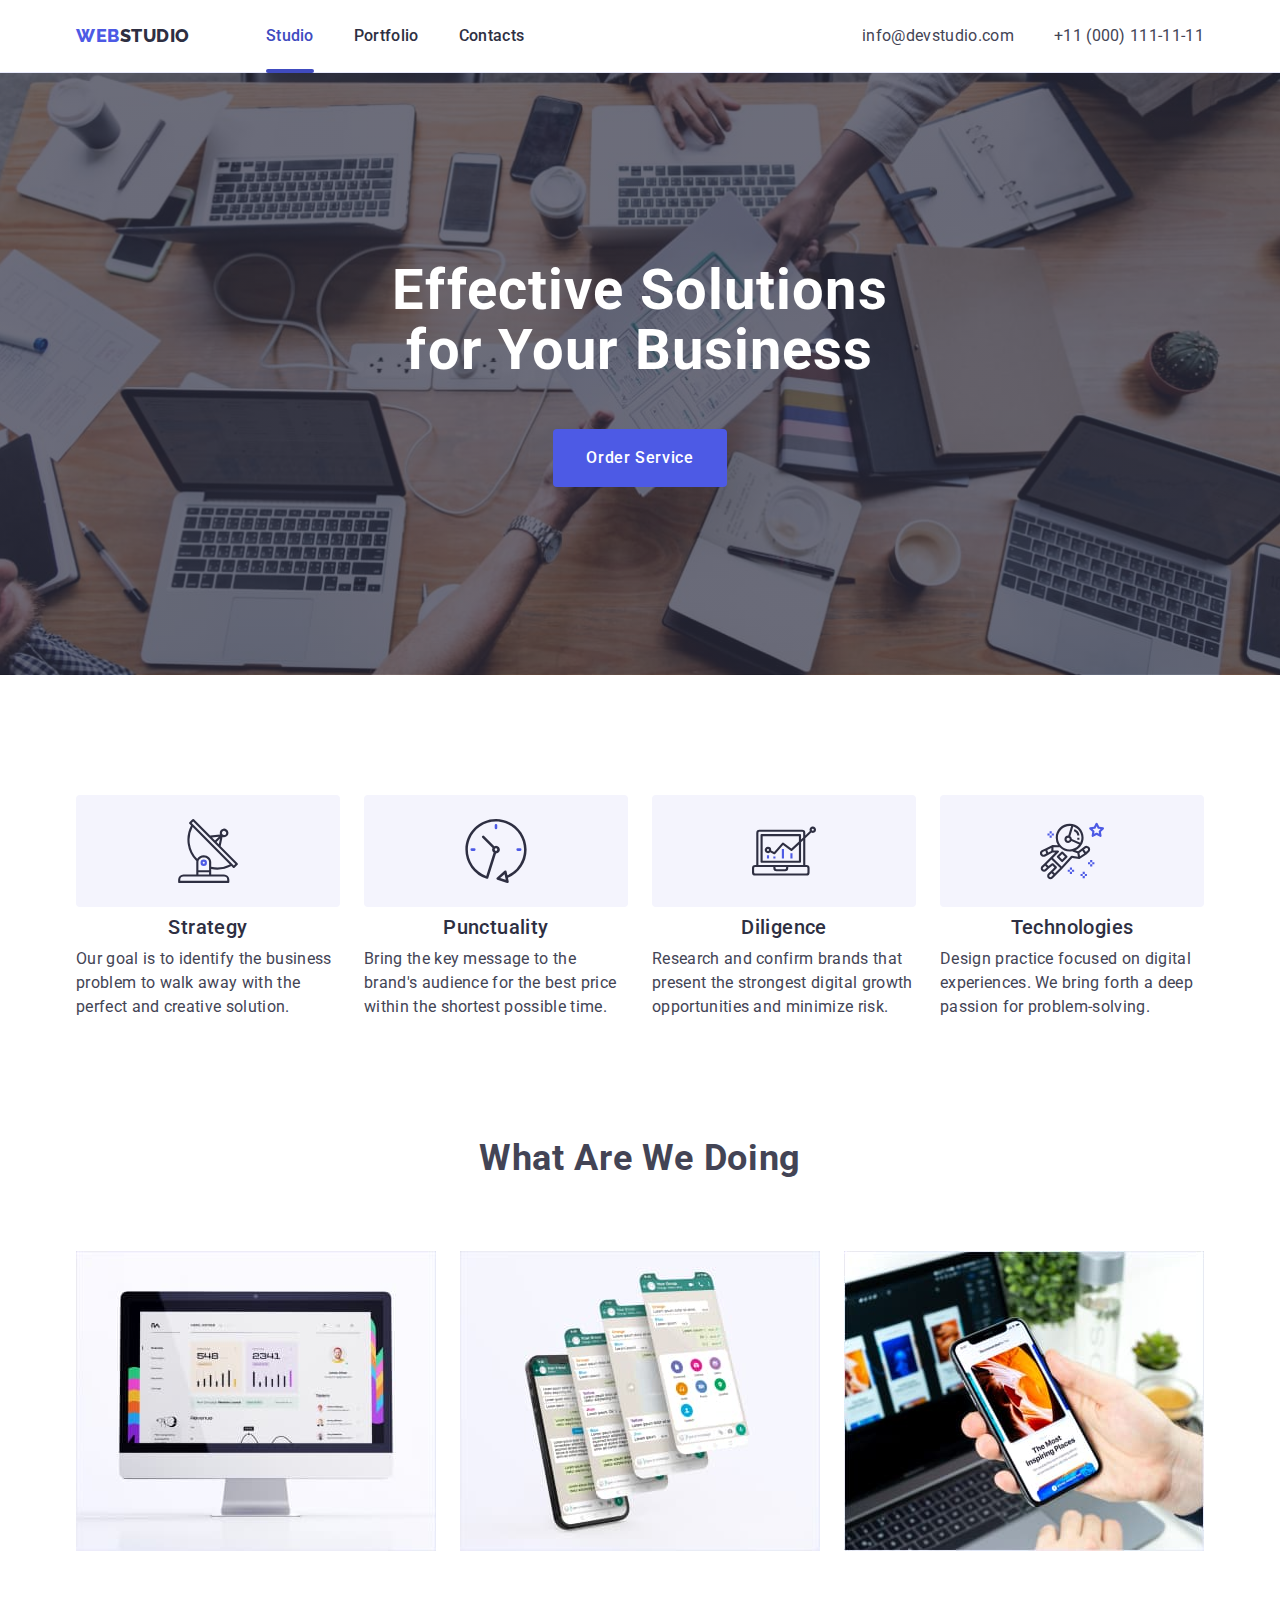
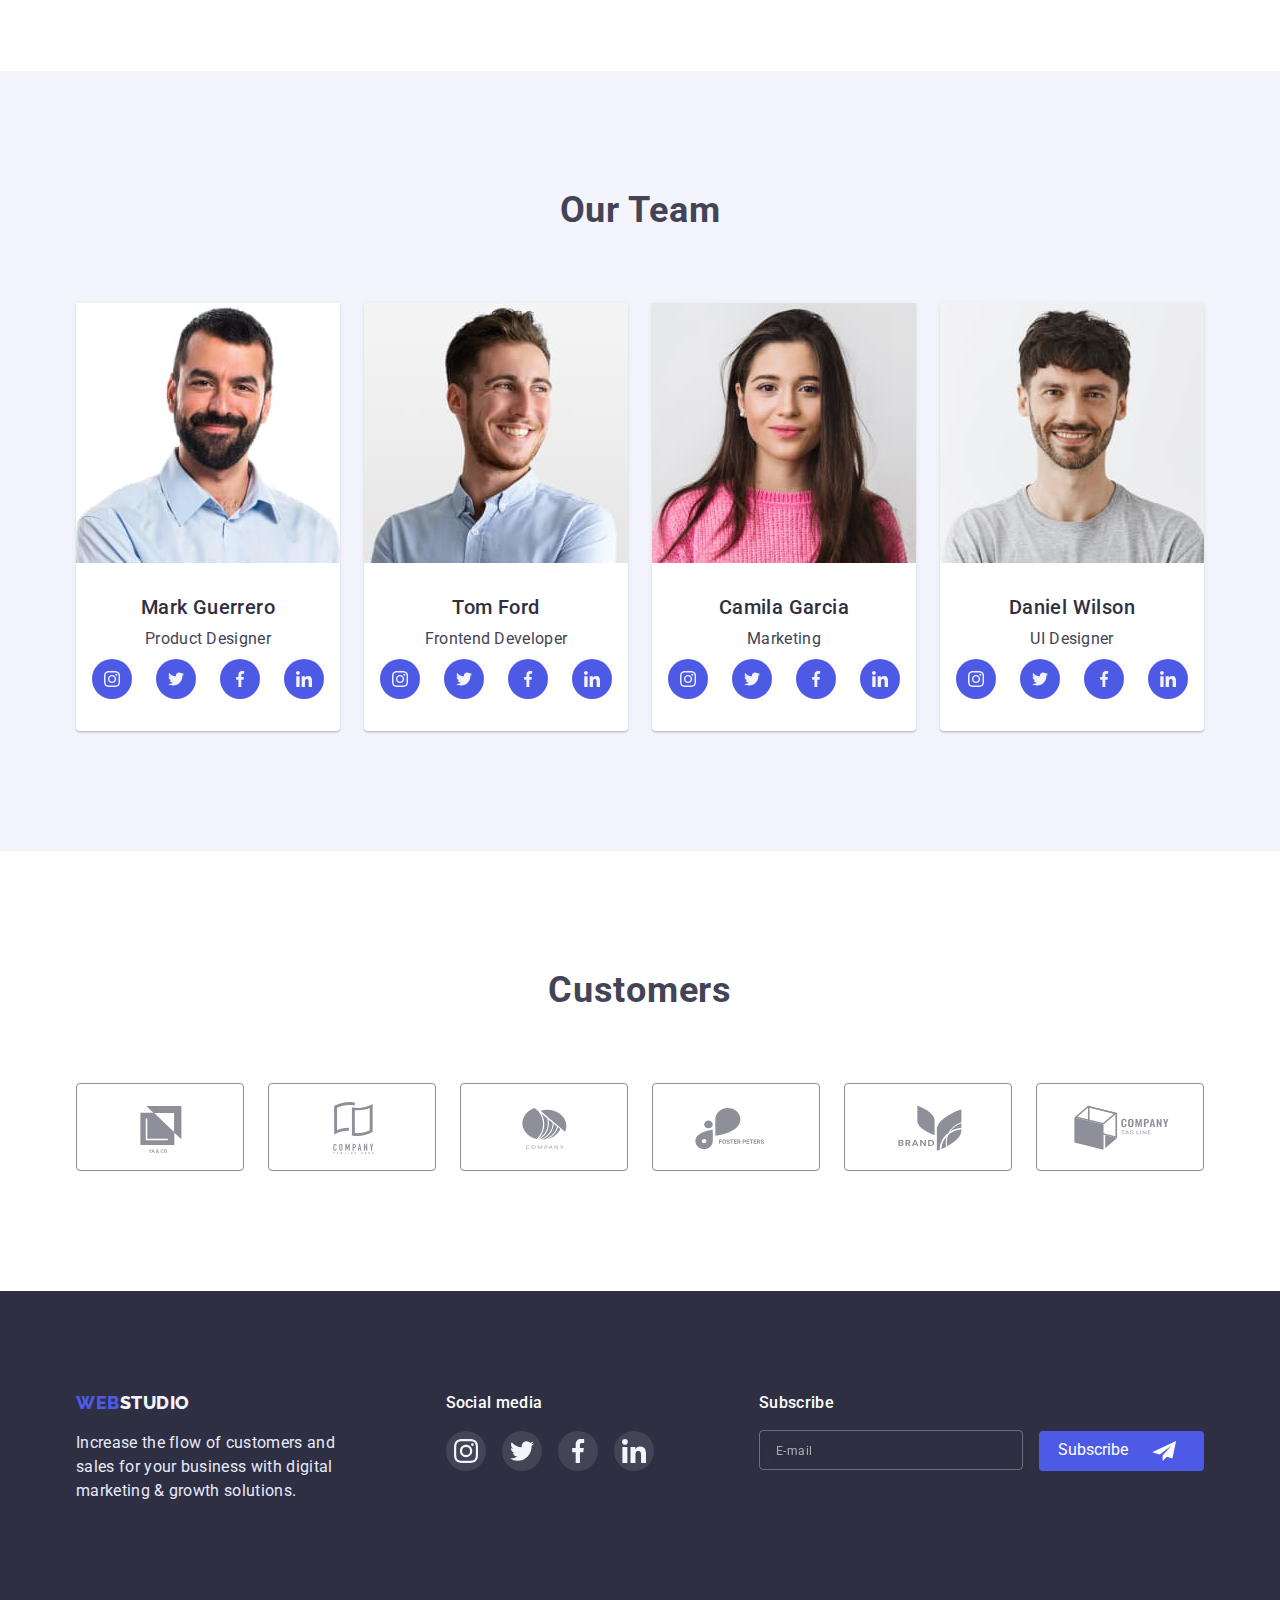
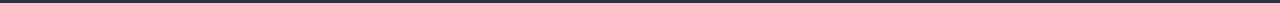
<file: index.html>
<!DOCTYPE html>
<html lang="en">
  <head>
    <meta charset="UTF-8" />
    <meta http-equiv="X-UA-Compatible" content="IE=edge" />
    <meta name="viewport" content="width=device-width, initial-scale=1.0" />
    <title>WebStudio</title>

    <!-- normalize -->
    <link
      rel="stylesheet"
      href="https://cdnjs.cloudflare.com/ajax/libs/modern-normalize/1.0.0/modern-normalize.min.css"
    />

    <!-- font-family -->
    <link rel="preconnect" href="https://fonts.gstatic.com" />
    <link rel="preconnect" href="https://fonts.googleapis.com" />
    <link rel="preconnect" href="https://fonts.gstatic.com" crossorigin />
    <link
      href="https://fonts.googleapis.com/css2?family=Raleway:wght@800&family=Roboto:wght@400;500;700&display=swap"
      rel="stylesheet"
    />

    <!-- portfolio.html -->
    <link rel="stylesheet" href="./portfolio.html" />

    <!-- styles-css -->
    <link rel="stylesheet" href="./css/styles.css" />
  </head>

  <body>
    <!-- Header -->
    <header class="header">
      <div class="container header-container">
        <nav class="header-nav">
          <a href="./index.html" class="logo"
            >WEB<span class="logo-second">STUDIO</span></a
          >

          <ul class="site-nav">
            <li><a href="./index.html" class="link current">Studio</a></li>
            <li><a href="./portfolio.html" class="link">Portfolio</a></li>
            <li><a href="" class="link">Contacts</a></li>
          </ul>
        </nav>
        <address class="header-address">
          <ul class="address-pages">
            <li>
              <a href="mailto:info@devstudio.com" class="mail link"
                >info@devstudio.com</a
              >
            </li>
            <li>
              <a href="tel:+110001111111" class="phone link"
                >+11 (000) 111-11-11</a
              >
            </li>
          </ul>
        </address>

        <!-- MOBILE MENU -->

        <button type="button" class="mobile-menu-open js-open-menu">
          <svg class="mobile-menu-open__icon" width="32" height="32">
            <use href="./images/icons.svg#icon-burger"></use>
          </svg>
        </button>
      </div>

      <div class="mobile-menu js-menu-container">
        <button class="mobile-menu__close-btn js-close-menu">
          <svg class="mobile-menu__close-icon" width="8" height="8">
            <use href="./images/icons.svg#icon-close"></use>
          </svg>
        </button>
        <ul class="mobile-menu-nav">
          <li class="mobile-nav-list">
            <a href="./index.html" class="mobile-menu-link">Studio</a>
          </li>
          <li class="mobile-nav-list">
            <a href="./portfolio.html" class="mobile-menu-link">Portfolio</a>
          </li>
          <li class="mobile-nav-list">
            <a href="#" class="mobile-menu-link contacts">Contacts</a>
          </li>
        </ul>
        <address class="mobile-menu-address">
          <ul class="mobile-menu-address-pages">
            <li class="mobile-address-list">
              <a href="tel:+110001111111" class="phone mobile-menu-link"
                >+11 (000) 111-11-11</a
              >
            </li>
            <li>
              <a href="mailto:info@devstudio.com" class="mail mobile-menu-link"
                >info@devstudio.com</a
              >
            </li>
          </ul>
        </address>

        <ul class="socials-list list mobile">
          <li class="socials-item">
            <a class="socials-link" href="#">
              <svg class="socials-icon" width="24" height="24">
                <use href="./images/icons.svg#icon-instagram"></use>
              </svg>
            </a>
          </li>
          <li class="socials-item">
            <a class="socials-link" href="#">
              <svg class="socials-icon" width="24" height="24">
                <use href="./images/icons.svg#icon-twitter"></use>
              </svg>
            </a>
          </li>
          <li class="socials-item">
            <a class="socials-link" href="#">
              <svg class="socials-icon" width="24" height="24">
                <use href="./images/icons.svg#icon-facebook"></use>
              </svg>
            </a>
          </li>
          <li class="socials-item">
            <a class="socials-link" href="#">
              <svg class="socials-icon" width="24" height="24">
                <use href="./images/icons.svg#icon-linkedin"></use>
              </svg>
            </a>
          </li>
        </ul>
      </div>
    </header>

    <main>
      <!-- Hero section -->
      <section class="section hero">
        <div class="container">
          <h1 class="hero-title">Effective Solutions for Your Business</h1>
          <button class="hero-button" type="button" data-modal-open>
            Order Service
          </button>
        </div>
      </section>
      <!-- секція2 Benefits-->
      <section class="section">
        <div class="container">
          <h2 class="visually-hidden">Our benefits</h2>
          <ul class="benefits-list list">
            <li class="benefits-item">
              <div class="icon-container">
                <svg class="benefit-icons" width="64" height="64">
                  <use href="./images/icons.svg#icon-antenna"></use>
                </svg>
              </div>

              <h3 class="section-subtitle">Strategy</h3>
              <p class="section-text">
                Our goal is to identify the business problem to walk away with
                the perfect and creative solution.
              </p>
            </li>
            <li class="benefits-item">
              <div class="icon-container">
                <svg class="benefit-icons" width="64" height="64">
                  <use href="./images/icons.svg#icon-clock"></use>
                </svg>
              </div>
              <h3 class="section-subtitle">Punctuality</h3>
              <p class="section-text">
                Bring the key message to the brand's audience for the best price
                within the shortest possible time.
              </p>
            </li>
            <li class="benefits-item">
              <div class="icon-container">
                <svg class="benefit-icons" width="64" height="64">
                  <use href="./images/icons.svg#icon-diagram"></use>
                </svg>
              </div>
              <h3 class="section-subtitle">Diligence</h3>
              <p class="section-text">
                Research and confirm brands that present the strongest digital
                growth opportunities and minimize risk.
              </p>
            </li>
            <li class="benefits-item">
              <div class="icon-container">
                <svg class="benefit-icons" width="64" height="64">
                  <use href="./images/icons.svg#icon-astronaut"></use>
                </svg>
              </div>
              <h3 class="section-subtitle">Technologies</h3>
              <p class="section-text">
                Design practice focused on digital experiences. We bring forth a
                deep passion for problem-solving.
              </p>
            </li>
          </ul>
        </div>
      </section>
      <!-- секція3 ABOUT SECTION -->
      <section class="section about">
        <div class="container">
          <h2 class="section-title">What are we doing</h2>
          <ul class="list services">
            <li>
              <img
                srcset="
                  ./images/desktop/desktop-1x.jpg 1x,
                  ./images/desktop/desktop@2x.jpg 2x
                "
                src="./images/desktop/desktop-1x.jpg"
                alt="img"
                width="360"
                height="300"
              />
            </li>
            <li>
              <img
                srcset="
                  ./images/desktop/smartphone@2x.jpg 2x,
                  ./images/desktop/smartphone-1x.jpg 1x
                "
                src="./images/desktop/smartphone-1x.jpg"
                alt="img"
                width="360"
                height="300"
              />
            </li>
            <li>
              <img
                srcset="
                  ./images/desktop/laptop-1x.jpg 1x,
                  ./images/desktop/laptop@2x.jpg 2x
                "
                src="./images/desktop/laptop-1x.jpg"
                alt="img"
                width="360"
                height="300"
              />
            </li>
          </ul>
        </div>
      </section>

      <!----------- секція 4 OUR TEAM ------------->

      <section class="section team">
        <div class="container">
          <h2 class="section-title">Our Team</h2>
          <ul class="list team-faces">
            <li class="team-list">
              <img
                srcset="./images/mark-1x.jpg 1x, ./images/mark@2x.jpg 2x"
                class="image"
                src="./images/mark-1x.jpg"
                alt="Mark Guerrero"
                width="264"
                height="260"
              />

              <h3 class="section-subtitle team-subtitle">Mark Guerrero</h3>
              <p class="section-text team-text">Product Designer</p>
              <ul class="socials-list list team">
                <li class="socials-item">
                  <a class="socials-link" href="#">
                    <svg class="socials-icon" width="16" height="16">
                      <use href="./images/icons.svg#icon-instagram"></use>
                    </svg>
                  </a>
                </li>
                <li class="socials-item">
                  <a class="socials-link" href="#">
                    <svg class="socials-icon" width="16" height="16">
                      <use href="./images/icons.svg#icon-twitter"></use>
                    </svg>
                  </a>
                </li>
                <li class="socials-item">
                  <a class="socials-link" href="#">
                    <svg class="socials-icon" width="16" height="16">
                      <use href="./images/icons.svg#icon-facebook"></use>
                    </svg>
                  </a>
                </li>
                <li class="socials-item">
                  <a class="socials-link" href="#">
                    <svg class="socials-icon" width="16" height="16">
                      <use href="./images/icons.svg#icon-linkedin"></use>
                    </svg>
                  </a>
                </li>
              </ul>
            </li>

            <li class="team-list">
              <img
                srcset="./images/tom-1x.jpg 1x, ./images/tom@2x.jpg 2x"
                class="image"
                src="./images/tom-1x.jpg"
                alt="Tom Ford"
                width="264"
                height="260"
              />

              <h3 class="section-subtitle team-subtitle">Tom Ford</h3>
              <p class="section-text team-text">Frontend Developer</p>
              <ul class="socials-list list">
                <li class="socials-item">
                  <a class="socials-link" href="#">
                    <svg class="socials-icon" width="16" height="16">
                      <use href="./images/icons.svg#icon-instagram"></use>
                    </svg>
                  </a>
                </li>
                <li class="socials-item">
                  <a class="socials-link" href="#">
                    <svg class="socials-icon" width="16" height="16">
                      <use href="./images/icons.svg#icon-twitter"></use>
                    </svg>
                  </a>
                </li>
                <li class="socials-item">
                  <a class="socials-link" href="#">
                    <svg class="socials-icon" width="16" height="16">
                      <use href="./images/icons.svg#icon-facebook"></use>
                    </svg>
                  </a>
                </li>
                <li class="socials-item">
                  <a class="socials-link" href="#">
                    <svg class="socials-icon" width="16" height="16">
                      <use href="./images/icons.svg#icon-linkedin"></use>
                    </svg>
                  </a>
                </li>
              </ul>
            </li>

            <li class="team-list">
              <img
                srcset="./images/camila-1x.jpg 1x, ./images/camila@2x.jpg 2x"
                class="image"
                src="./images/camila-1x.jpg"
                alt="Camila Garcia"
                width="264"
                height="260"
              />

              <h3 class="section-subtitle team-subtitle">Camila Garcia</h3>
              <p class="section-text team-text">Marketing</p>
              <ul class="socials-list list">
                <li class="socials-item">
                  <a class="socials-link" href="#">
                    <svg class="socials-icon" width="16" height="16">
                      <use href="./images/icons.svg#icon-instagram"></use>
                    </svg>
                  </a>
                </li>
                <li class="socials-item">
                  <a class="socials-link" href="#">
                    <svg class="socials-icon" width="16" height="16">
                      <use href="./images/icons.svg#icon-twitter"></use>
                    </svg>
                  </a>
                </li>
                <li class="socials-item">
                  <a class="socials-link" href="#">
                    <svg class="socials-icon" width="16" height="16">
                      <use href="./images/icons.svg#icon-facebook"></use>
                    </svg>
                  </a>
                </li>
                <li class="socials-item">
                  <a class="socials-link" href="#">
                    <svg class="socials-icon" width="16" height="16">
                      <use href="./images/icons.svg#icon-linkedin"></use>
                    </svg>
                  </a>
                </li>
              </ul>
            </li>

            <li class="team-list">
              <img
                srcset="./images/daniel-1x.jpg 1x, ./images/daniel@2x.jpg 2x"
                class="image"
                src="./images/daniel-1x.jpg"
                alt="Daniel Wilson"
                width="264"
                height="260"
              />

              <h3 class="section-subtitle team-subtitle">Daniel Wilson</h3>
              <p class="section-text team-text">UI Designer</p>
              <ul class="socials-list list">
                <li class="socials-item">
                  <a class="socials-link" href="#">
                    <svg class="socials-icon" width="16" height="16">
                      <use href="./images/icons.svg#icon-instagram"></use>
                    </svg>
                  </a>
                </li>

                <li class="socials-item">
                  <a class="socials-link" href="#">
                    <svg class="socials-icon" width="16" height="16">
                      <use href="./images/icons.svg#icon-twitter"></use>
                    </svg>
                  </a>
                </li>

                <li class="socials-item">
                  <a class="socials-link" href="#">
                    <svg class="socials-icon" width="16" height="16">
                      <use href="./images/icons.svg#icon-facebook"></use>
                    </svg>
                  </a>
                </li>

                <li class="socials-item">
                  <a class="socials-link" href="#">
                    <svg class="socials-icon" width="16" height="16">
                      <use href="./images/icons.svg#icon-linkedin"></use>
                    </svg>
                  </a>
                </li>
              </ul>
            </li>
          </ul>
        </div>
      </section>

      <!-- section Customers -->
      <section class="customers-section">
        <div class="container">
          <h2 class="section-title">Customers</h2>

          <ul class="customers-list list">
            <li class="customers-item">
              <a class="customers-link" href="#">
                <svg class="customers-icon" width="104" height="56">
                  <use href="./images/icons.svg#icon-ya-and-co"></use>
                </svg>
              </a>
            </li>

            <li class="customers-item">
              <a class="customers-link" href="#">
                <svg class="customers-icon" width="104" height="56">
                  <use
                    href="./images/icons.svg#icon-company-tagline-here"
                  ></use>
                </svg>
              </a>
            </li>

            <li class="customers-item">
              <a class="customers-link" href="#">
                <svg class="customers-icon" width="104" height="56">
                  <use href="./images/icons.svg#icon-company"></use>
                </svg>
              </a>
            </li>

            <li class="customers-item">
              <a class="customers-link" href="#">
                <svg class="customers-icon" width="104" height="56">
                  <use href="./images/icons.svg#icon-foster-peters"></use>
                </svg>
              </a>
            </li>

            <li class="customers-item">
              <a class="customers-link" href="#">
                <svg class="customers-icon" width="104" height="56">
                  <use href="./images/icons.svg#icon-brand"></use>
                </svg>
              </a>
            </li>

            <li class="customers-item">
              <a class="customers-link" href="#">
                <svg class="customers-icon" width="104" height="56">
                  <use href="./images/icons.svg#icon-company-tagline"></use>
                </svg>
              </a>
            </li>
          </ul>
        </div>
      </section>
    </main>

    <footer class="footer">
      <div class="container footer-page">
        <div class="footer-logo">
          <a href="./index.html" class="logo footer-logo"
            >WEB<span class="logo-second inverted">STUDIO</span>
          </a>
          <p class="footer-text">
            Increase the flow of customers and sales for your business with
            digital marketing & growth solutions.
          </p>
        </div>

        <div class="footer-media">
          <h2 class="footer-title">Social media</h2>

          <ul class="footer-social-list list">
            <li class="footer-socials-item">
              <a class="footer-socials-link" href="#">
                <svg class="footer-socials-icon" width="24" height="24">
                  <use href="./images/icons.svg#icon-instagram-f"></use>
                </svg>
              </a>
            </li>

            <li class="footer-socials-item">
              <a class="footer-socials-link" href="#">
                <svg class="footer-socials-icon" width="24" height="24">
                  <use href="./images/icons.svg#icon-twitter-f"></use>
                </svg>
              </a>
            </li>
            <li class="footer-socials-item">
              <a class="footer-socials-link" href="#">
                <svg class="footer-socials-icon" width="24" height="24">
                  <use href="./images/icons.svg#icon-facebook-f"></use>
                </svg>
              </a>
            </li>
            <li class="footer-socials-item">
              <a class="footer-socials-link" href="#">
                <svg class="footer-socials-icon" width="24" height="24">
                  <use href="./images/icons.svg#icon-linkedin-f"></use>
                </svg>
              </a>
            </li>
          </ul>
        </div>

        <div class="subscribe-container">
          <p class="footer-title">Subscribe</p>
          <form class="subscribe-form">
            <input
              type="email"
              name="email"
              class="subscribe-input"
              placeholder="E-mail"
              id="email"
            />
            <span class="subscribe-wrap">
              <button class="subscribe-btn" type="submit">
                Subscribe
                <svg class="subscribe-icon" width="24" height="20">
                  <use href=".//images/icons.svg#icon-send"></use>
                </svg>
              </button>
            </span>
          </form>
        </div>
      </div>
    </footer>

    <!--------------- Modal------------------------ -->
    <div class="backdrop is-hidden" data-modal>
      <div class="modal">
        <button class="modal-close" type="button" data-modal-close>
          <svg class="icon-close" width="8" height="8">
            <use href="./images/icons.svg#icon-close"></use>
          </svg>
        </button>

        <form class="modal-form">
          <p class="form-title">
            Leave your contacts and we will call you back
          </p>

          <label class="modal-form-field">
            <span class="modal-form-input-descr"> Name </span>

            <span class="modal-form-input-wrapper">
              <input
                type="text"
                name="user-name"
                class="modal-form-input"
                required
                pattern="^[a-zA-Zа-яА-ЯіІїЇ]+$"
                minlength="2"
              />
              <svg class="modal-form-input-icon" width="18" height="18">
                <use href="./images/icons.svg#icon-person"></use>
              </svg>
            </span>
          </label>

          <label class="modal-form-field">
            <span class="modal-form-input-descr"> Phone </span>
            <span class="modal-form-input-wrapper">
              <input
                type="tel"
                name="user-phone"
                class="modal-form-input"
                required
                pattern="[0-9]{3}-[0-9]{3}-[0-9]{2}-[0-9]{2}"
                title="xxx-xxx-xx-xx"
              />
              <svg class="modal-form-input-icon" width="18" height="24">
                <use href="./images/icons.svg#icon-phone"></use>
              </svg>
            </span>
          </label>

          <label class="modal-form-field">
            <span class="modal-form-input-descr">Email </span>
            <span class="modal-form-input-wrapper">
              <input
                type="email"
                name="user-mail"
                class="modal-form-input"
                required
              />
              <svg class="modal-form-input-icon" width="18" height="24">
                <use href="./images/icons.svg#icon-email"></use>
              </svg>
            </span>
          </label>

          <label class="modal-form-field text-field">
            <span class="modal-form-input-descr"> Comment </span>
            <textarea
              name="user-comment"
              class="modal-form-comment"
              placeholder="Text input"
            ></textarea>
          </label>

          <input
            id="user-policy"
            type="checkbox"
            name="user-policy-agree"
            class="modal-form-checkbox visually-hidden"
          />

          <label for="user-policy" class="modal-form-check-descr">
            I accept the terms and conditions of the &nbsp;<a
              href=""
              class="policy-link"
            >
              Privacy Policy
            </a></label
          >

          <button type="submit" class="modal-btn-submit">Send</button>
        </form>
      </div>
    </div>

    <script src="./js/modal.js"></script>
    <script src="./js/mobile-menu.js"></script>
  </body>
</html>
</file>
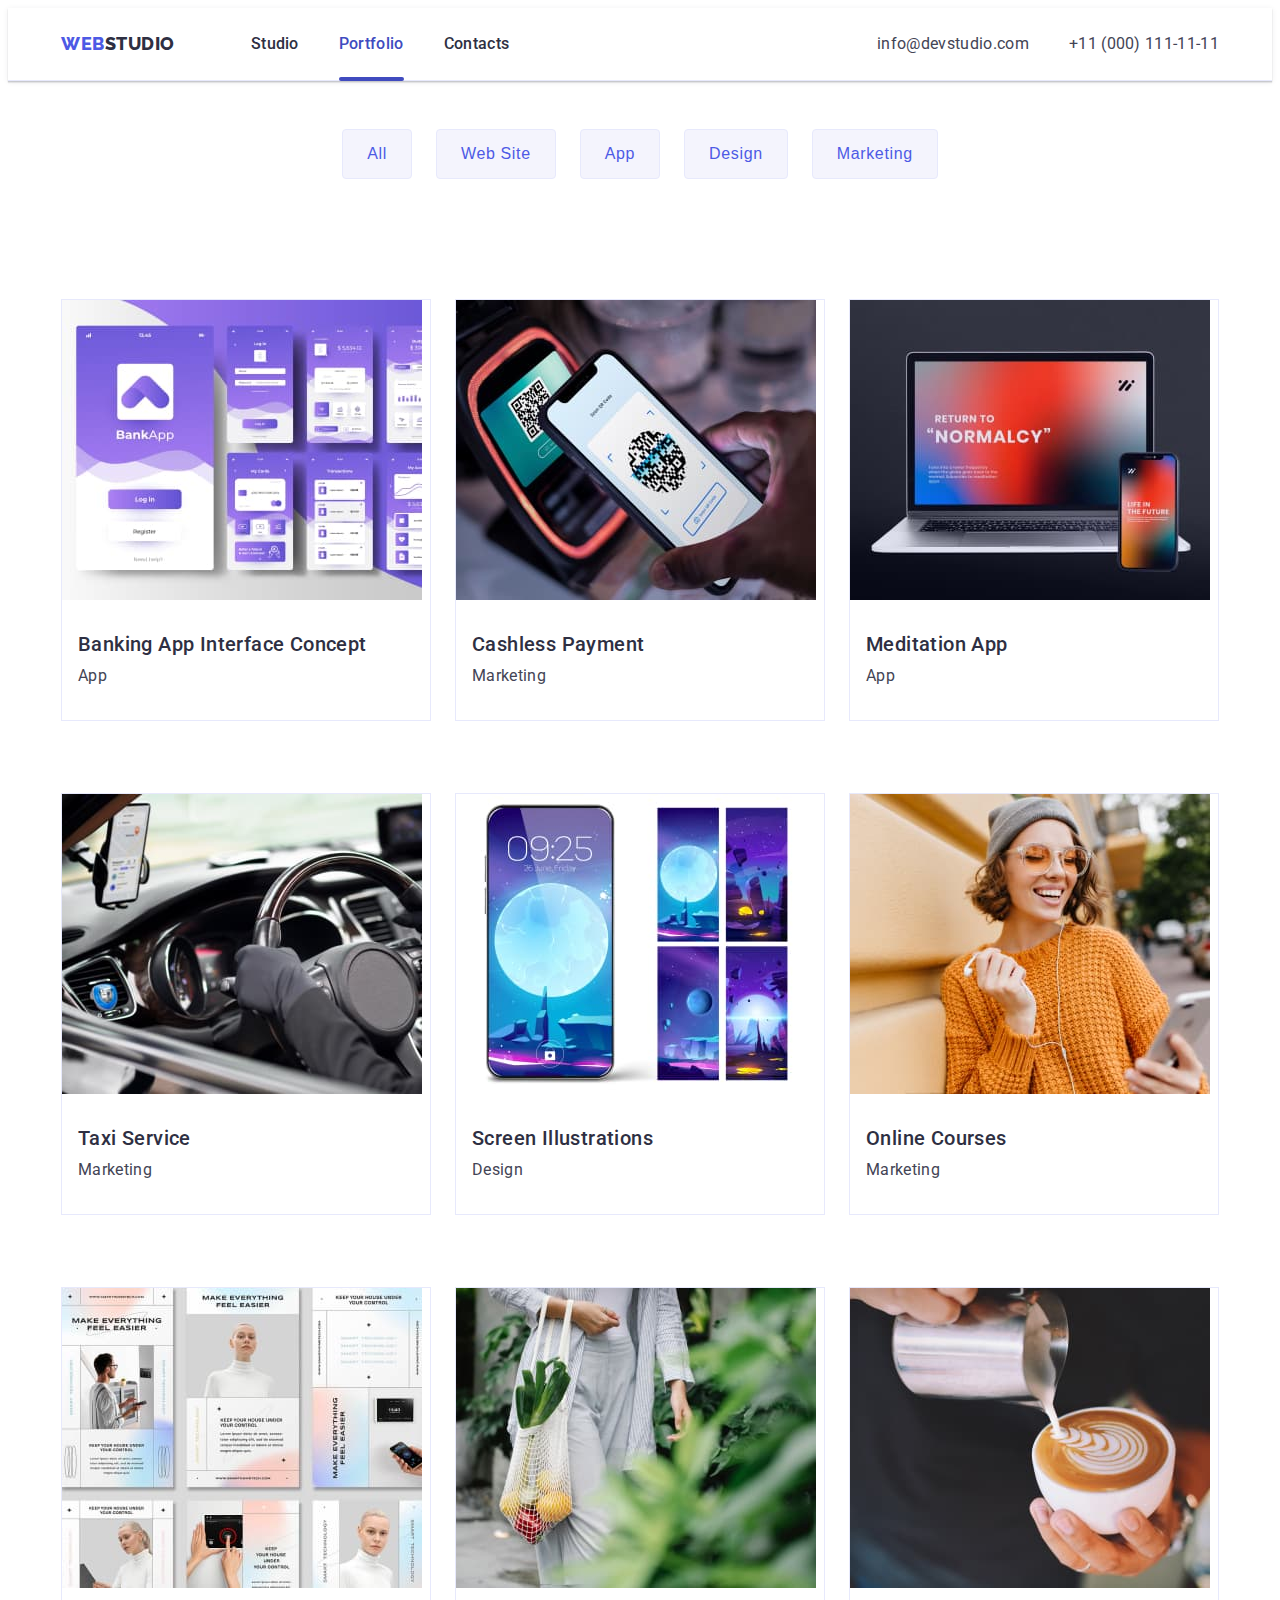
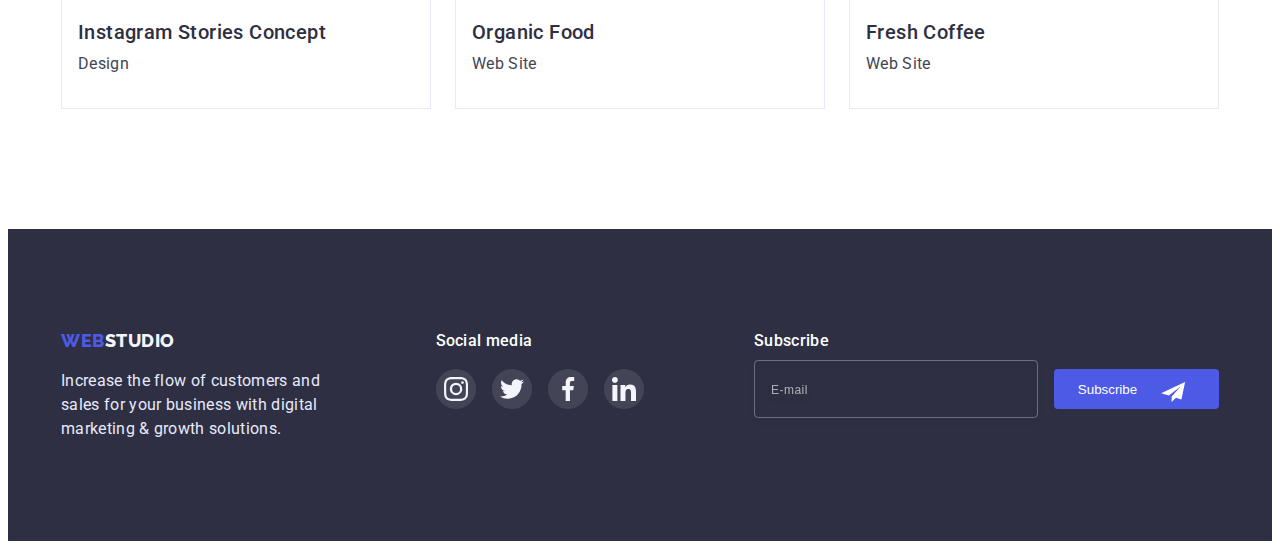
<file: portfolio.html>
<!DOCTYPE html>
<html lang="en">
  <head>
    <meta charset="UTF-8" />
    <meta http-equiv="X-UA-Compatible" content="IE=edge" />
    <meta name="viewport" content="width=device-width, initial-scale=1.0" />
    <title>Portfolio</title>
    <link
      rel="stylesheet"
      href="https://cdnjs.cloudflare.com/ajax/libs/modern-normalize/1.1.0/modern-normalize.min.css"
      integrity="sha512-wpPYUAdjBVSE4KJnH1VR1HeZfpl1ub8YT/NKx4PuQ5NmX2tKuGu6U/JRp5y+Y8XG2tV+wKQpNHVUX03MfMFn9Q=="
      crossorigin="anonymous"
      referrerpolicy="no-referrer"
    />
    <link rel="stylesheet" href="./index.html" />
    <link rel="stylesheet" href="./css/styles.css" />
    <link rel="preconnect" href="https://fonts.gstatic.com" />
    <link rel="preconnect" href="https://fonts.googleapis.com" />
    <link rel="preconnect" href="https://fonts.gstatic.com" crossorigin />
    <link
      href="https://fonts.googleapis.com/css2?family=Raleway:wght@800&family=Roboto:wght@400;500;700&display=swap"
      rel="stylesheet"
    />
  </head>

  <body>
    <!-- Header -->
    <header class="header">
      <div class="container header-container">
        <nav class="header-nav">
          <a href="./index.html" class="logo"
            >WEB<span class="logo-second">STUDIO</span></a
          >

          <ul class="site-nav">
            <li><a href="./index.html" class="link">Studio</a></li>
            <li>
              <a href="./portfolio.html" class="link current">Portfolio</a>
            </li>
            <li><a href="" class="link">Contacts</a></li>
          </ul>
        </nav>
        <address class="header-address">
          <ul class="address-pages">
            <li>
              <a href="mailto:info@devstudio.com" class="mail link"
                >info@devstudio.com</a
              >
            </li>
            <li>
              <a href="tel:+110001111111" class="phone link"
                >+11 (000) 111-11-11</a
              >
            </li>
          </ul>
        </address>

        <button type="button" class="mobile-menu-open js-open-menu">
          <svg class="mobile-menu-open__icon" width="32" height="32">
            <use href="./images/icons.svg#icon-burger"></use>
          </svg>
        </button>
      </div>

      <div class="mobile-menu js-menu-container">
        <button class="mobile-menu__close-btn js-close-menu">
          <svg class="mobile-menu__close-icon" width="8" height="8">
            <use href="./images/icons.svg#icon-close"></use>
          </svg>
        </button>
        <ul class="mobile-menu-nav">
          <li class="mobile-nav-list">
            <a href="./index.html" class="mobile-menu-link">Studio</a>
          </li>
          <li class="mobile-nav-list">
            <a href="./portfolio.html" class="mobile-menu-link">Portfolio</a>
          </li>
          <li class="mobile-nav-list">
            <a href="#" class="mobile-menu-link contacts">Contacts</a>
          </li>
        </ul>
        <address class="mobile-menu-address">
          <ul class="mobile-menu-address-pages">
            <li class="mobile-address-list">
              <a href="tel:+110001111111" class="phone mobile-menu-link"
                >+11 (000) 111-11-11</a
              >
            </li>
            <li>
              <a href="mailto:info@devstudio.com" class="mail mobile-menu-link"
                >info@devstudio.com</a
              >
            </li>
          </ul>
        </address>

        <ul class="socials-list list mobile">
          <li class="socials-item">
            <a class="socials-link" href="#">
              <svg class="socials-icon" width="24" height="24">
                <use href="./images/icons.svg#icon-instagram"></use>
              </svg>
            </a>
          </li>
          <li class="socials-item">
            <a class="socials-link" href="#">
              <svg class="socials-icon" width="24" height="24">
                <use href="./images/icons.svg#icon-twitter"></use>
              </svg>
            </a>
          </li>
          <li class="socials-item">
            <a class="socials-link" href="#">
              <svg class="socials-icon" width="24" height="24">
                <use href="./images/icons.svg#icon-facebook"></use>
              </svg>
            </a>
          </li>
          <li class="socials-item">
            <a class="socials-link" href="#">
              <svg class="socials-icon" width="24" height="24">
                <use href="./images/icons.svg#icon-linkedin"></use>
              </svg>
            </a>
          </li>
        </ul>
      </div>
    </header>

    <main>
      <section class="section portfolio">
        <div class="container">
          <h1 hidden>Our portfolio</h1>
          <ul class="list buttons">
            <li>
              <button class="portfolio-button" type="button">All</button>
            </li>
            <li>
              <button class="portfolio-button" type="button">Web Site</button>
            </li>
            <li>
              <button class="portfolio-button" type="button">App</button>
            </li>
            <li>
              <button class="portfolio-button" type="button">Design</button>
            </li>
            <li>
              <button class="portfolio-button" type="button">Marketing</button>
            </li>
          </ul>

          <ul class="list cards-set">
            <li class="portfolio-list">
              <a class="portfolio-links" href="">
                <div class="card-image">
                  <picture>
                    <source
                      srcset="
                        ./images/portfolio/desktop/banking-desk@2x.jpg 2x,
                        ./images/portfolio/desktop/banking-desk.jpg    1x,
                        ./images/portfolio/tablet/banking-tab@2x.jpg   2x,
                        ./images/portfolio/tablet/banking-tab.jpg      1x,
                        ./images/portfolio/mobile/banking-mob@2x.jpg   2x,
                        ./images/portfolio/mobile/banking-mob.jpg      1x
                      "
                    />
                    <img
                      class="image portfolio-img"
                      src="./images/portfolio/mobile/banking-mob.jpg"
                      alt="banking app"
                    />
                  </picture>
                  <div class="image-overlay">
                    <p>
                      14 Stylish and User-Friendly App Design Concepts · Task
                      Manager App · Calorie Tracker App · Exotic Fruit Ecommerce
                      App · Cloud Storage App
                    </p>
                  </div>
                </div>

                <div class="img-descr">
                  <h2 class="section-subtitle descr">
                    Banking App Interface Concept
                  </h2>
                  <p class="section-text descr-text">App</p>
                </div>
              </a>
            </li>

            <li class="portfolio-list">
              <a class="portfolio-links" href="">
                <div class="card-image">
                  <picture>
                    <source
                      srcset="
                        ./images/portfolio/desktop/casheless-desk@2x.jpg 2x,
                        ./images/portfolio/desktop/casheless-desk.jpg    1x,
                        ./images/portfolio/tablet/casheless-tab@2x.jpg   2x,
                        ./images/portfolio/tablet/casheless-tab.jpg      1x,
                        ./images/portfolio/mobile/casheless-mob@2x.jpg   2x,
                        ./images/portfolio/mobile/casheless-mob.jpg      1x
                      "
                    />

                    <img
                      class="image portfolio-img"
                      src="./images/portfolio/mobile/casheless-mob.jpg"
                      alt="cashless payment"
                    />
                  </picture>
                  <div class="image-overlay">
                    <p>
                      14 Stylish and User-Friendly App Design Concepts · Task
                      Manager App · Calorie Tracker App · Exotic Fruit Ecommerce
                      App · Cloud Storage App
                    </p>
                  </div>
                </div>

                <div class="img-descr">
                  <h2 class="section-subtitle descr">Cashless Payment</h2>
                  <p class="section-text descr-text">Marketing</p>
                </div>
              </a>
            </li>

            <li class="portfolio-list">
              <a class="portfolio-links" href="">
                <div class="card-image">
                  <picture>
                    <source
                      srcset="
                        ./images/portfolio/desktop/meditation-desk@2x.jpg 2x,
                        ./images/portfolio/desktop/meditation-desk.jpg    1x,
                        ./images/portfolio/tablet/meditation-tab@2x.jpg   2x,
                        ./images/portfolio/tablet/meditation-tab.jpg      1x,
                        ./images/portfolio/mobile/meditation-mob@2x.jpg   2x,
                        ./images/portfolio/mobile/meditation-mob.jpg      1x
                      "
                    />

                    <img
                      class="image portfolio-img"
                      src="./images/portfolio/mobile/meditation-mob.jpg"
                      alt="meditation"
                    />
                  </picture>
                  <div class="image-overlay">
                    <p>
                      14 Stylish and User-Friendly App Design Concepts · Task
                      Manager App · Calorie Tracker App · Exotic Fruit Ecommerce
                      App · Cloud Storage App
                    </p>
                  </div>
                </div>

                <div class="img-descr">
                  <h2 class="section-subtitle descr">Meditation App</h2>
                  <p class="section-text descr-text">App</p>
                </div>
              </a>
            </li>

            <li class="portfolio-list">
              <a class="portfolio-links" href="">
                <div class="card-image">
                  <picture>
                    <source
                      srcset="
                        ./images/portfolio/desktop/taxi-desk@2x.jpg 2x,
                        ./images/portfolio/desktop/taxi-desk.jpg    1x,
                        ./images/portfolio/tablet/taxi-tab@2x.jpg   2x,
                        ./images/portfolio/tablet/taxi-tab.jpg      1x,
                        ./images/portfolio/mobile/taxi-mob@2x.jpg   2x,
                        ./images/portfolio/mobile/taxi-mob.jpg      1x
                      " />

                    <img
                      class="image portfolio-img"
                      src="./images/portfolio/mobile/taxi-mob.jpg"
                      alt="taxi-service"
                  /></picture>
                  <div class="image-overlay">
                    <p>
                      14 Stylish and User-Friendly App Design Concepts · Task
                      Manager App · Calorie Tracker App · Exotic Fruit Ecommerce
                      App · Cloud Storage App
                    </p>
                  </div>
                </div>
                <div class="img-descr">
                  <h2 class="section-subtitle descr">Taxi Service</h2>
                  <p class="section-text descr-text">Marketing</p>
                </div>
              </a>
            </li>

            <li class="portfolio-list">
              <a class="portfolio-links" href="">
                <div class="card-image">
                  <picture>
                    <source
                      srcset="
                        ./images/portfolio/desktop/screen-desk@2x.jpg 2x,
                        ./images/portfolio/desktop/screen-desk.jpg    1x,
                        ./images/portfolio/tablet/screen-tab@2x.jpg   2x,
                        ./images/portfolio/tablet/screen-tab.jpg      1x,
                        ./images/portfolio/mobile/screen-mob@2x.jpg   2x,
                        ./images/portfolio/mobile/screen-mob.jpg      1x
                      "
                    />

                    <img
                      class="image portfolio-img"
                      src="./images/portfolio/mobile/screen-mob.jpg"
                      alt="screen-illustrations"
                    />
                  </picture>
                  <div class="image-overlay">
                    <p>
                      14 Stylish and User-Friendly App Design Concepts · Task
                      Manager App · Calorie Tracker App · Exotic Fruit Ecommerce
                      App · Cloud Storage App
                    </p>
                  </div>
                </div>
                <div class="img-descr">
                  <h2 class="section-subtitle descr">Screen Illustrations</h2>
                  <p class="section-text descr-text">Design</p>
                </div>
              </a>
            </li>

            <li class="portfolio-list">
              <a class="portfolio-links" href="">
                <div class="card-image">
                  <picture>
                    <source
                      srcset="
                        ./images/portfolio/desktop/courses-desk@2x.jpg 2x,
                        ./images/portfolio/desktop/courses-desk.jpg    1x,
                        ./images/portfolio/tablet/courses-tab@2x.jpg   2x,
                        ./images/portfolio/tablet/courses-tab.jpg      1x,
                        ./images/portfolio/mobile/courses-mob@2x.jpg   2x,
                        ./images/portfolio/mobile/courses-mob.jpg      1x
                      "
                    />
                    <img
                      class="image portfolio-img"
                      src="./images/portfolio/mobile/courses-mob.jpg"
                      alt="online-courses"
                    />
                  </picture>
                  <div class="image-overlay">
                    <p>
                      14 Stylish and User-Friendly App Design Concepts · Task
                      Manager App · Calorie Tracker App · Exotic Fruit Ecommerce
                      App · Cloud Storage App
                    </p>
                  </div>
                </div>
                <div class="img-descr">
                  <h2 class="section-subtitle descr">Online Courses</h2>
                  <p class="section-text descr-text">Marketing</p>
                </div>
              </a>
            </li>

            <li class="portfolio-list">
              <a class="portfolio-links" href="">
                <div class="card-image">
                  <picture>
                    <source
                      srcset="
                        ./images/portfolio/desktop/instagram-desk@2x.jpg 2x,
                        ./images/portfolio/desktop/instagram-desk.jpg    1x,
                        ./images/portfolio/tablet/instagram-tab@2x.jpg   2x,
                        ./images/portfolio/tablet/instagram-tab.jpg      1x,
                        ./images/portfolio/mobile/instagram-mob@2x.jpg   2x,
                        ./images/portfolio/mobile/instagram-mob.jpg      1x
                      " />
                    <img
                      class="image portfolio-img"
                      src="./images/portfolio/mobile/instagram-mob.jpg"
                      alt="instagram-stories"
                  /></picture>
                  <div class="image-overlay">
                    <p>
                      14 Stylish and User-Friendly App Design Concepts · Task
                      Manager App · Calorie Tracker App · Exotic Fruit Ecommerce
                      App · Cloud Storage App
                    </p>
                  </div>
                </div>
                <div class="img-descr">
                  <h2 class="section-subtitle descr">
                    Instagram Stories Concept
                  </h2>
                  <p class="section-text descr-text">Design</p>
                </div>
              </a>
            </li>

            <li class="portfolio-list">
              <a class="portfolio-links" href="">
                <div class="card-image">
                  <picture>
                    <source
                      srcset="
                        ./images/portfolio/desktop/organic-desk@2x.jpg 2x,
                        ./images/portfolio/desktop/organic-desk.jpg    1x,
                        ./images/portfolio/tablet/organic-tab@2x.jpg   2x,
                        ./images/portfolio/tablet/organic-tab.jpg      1x,
                        ./images/portfolio/mobile/organic-mob@2x.jpg   2x,
                        ./images/portfolio/mobile/organic-mob.jpg      1x
                      " />
                    <img
                      class="image portfolio-img"
                      src="./images/portfolio/mobile/organic-mob.jpg"
                      alt="organic-food"
                  /></picture>
                  <div class="image-overlay">
                    <p>
                      14 Stylish and User-Friendly App Design Concepts · Task
                      Manager App · Calorie Tracker App · Exotic Fruit Ecommerce
                      App · Cloud Storage App
                    </p>
                  </div>
                </div>

                <div class="img-descr">
                  <h2 class="section-subtitle descr">Organic Food</h2>
                  <p class="section-text descr-text">Web Site</p>
                </div>
              </a>
            </li>

            <li class="portfolio-list">
              <a class="portfolio-links" href="">
                <div class="card-image">
                  <picture>
                    <source
                      srcset="
                        ./images/portfolio/desktop/coffee-desk@2x.jpg 2x,
                        ./images/portfolio/desktop/coffee-desk.jpg    1x,
                        ./images/portfolio/tablet/coffee-tab@2x.jpg   2x,
                        ./images/portfolio/tablet/coffee-tab.jpg      1x,
                        ./images/portfolio/mobile/coffee-mob@2x.jpg   2x,
                        ./images/portfolio/mobile/coffee-mob.jpg      1x
                      " />

                    <img
                      class="image portfolio-img"
                      src="./images/portfolio/mobile/coffee-mob.jpg"
                      alt="fresh-coffee"
                  /></picture>
                  <div class="image-overlay">
                    <p>
                      14 Stylish and User-Friendly App Design Concepts · Task
                      Manager App · Calorie Tracker App · Exotic Fruit Ecommerce
                      App · Cloud Storage App
                    </p>
                  </div>
                </div>
                <div class="img-descr">
                  <h2 class="section-subtitle descr">Fresh Coffee</h2>
                  <p class="section-text descr-text">Web Site</p>
                </div>
              </a>
            </li>
          </ul>
        </div>
      </section>
    </main>
    <footer class="footer">
      <div class="container footer-page">
        <div class="footer-logo">
          <a href="./index.html" class="logo"
            >WEB<span class="logo-second inverted">STUDIO</span>
          </a>
          <p class="footer-text">
            Increase the flow of customers and sales for your business with
            digital marketing & growth solutions.
          </p>
        </div>

        <div class="footer-media">
          <h2 class="footer-title">Social media</h2>

          <ul class="footer-social-list list">
            <li class="footer-socials-item">
              <a class="footer-socials-link" href="#">
                <svg class="footer-socials-icon" width="24" height="24">
                  <use href="./images/icons.svg#icon-instagram-f"></use>
                </svg>
              </a>
            </li>

            <li class="footer-socials-item">
              <a class="footer-socials-link" href="#">
                <svg class="footer-socials-icon" width="24" height="24">
                  <use href="./images/icons.svg#icon-twitter-f"></use>
                </svg>
              </a>
            </li>
            <li class="footer-socials-item">
              <a class="footer-socials-link" href="#">
                <svg class="footer-socials-icon" width="24" height="24">
                  <use href="./images/icons.svg#icon-facebook-f"></use>
                </svg>
              </a>
            </li>
            <li class="footer-socials-item">
              <a class="footer-socials-link" href="#">
                <svg class="footer-socials-icon" width="24" height="24">
                  <use href="./images/icons.svg#icon-linkedin-f"></use>
                </svg>
              </a>
            </li>
          </ul>
        </div>

        <div class="subscribe-container">
          <p class="footer-title">Subscribe</p>
          <form class="subscribe-form">
            <input
              type="email"
              name="email"
              class="subscribe-input"
              placeholder="E-mail"
              id="email"
            />
            <span class="subscribe-wrap">
              <button class="subscribe-btn" type="submit">
                Subscribe
                <svg class="subscribe-icon" width="24" height="20">
                  <use href=".//images/icons.svg#icon-send"></use>
                </svg>
              </button>
            </span>
          </form>
        </div>
      </div>
    </footer>
    <script src="./js/modal.js"></script>
    <script src="./js/mobile-menu.js"></script>
  </body>
</html>
</file>
<file: css/styles.css>
:root {
  --primary-text-color: #434455; /* SLATE */
  --primary-color: #2e2f42; /* NAVY BLUE */
  --accent-color: #4d5ae5; /* IRIS*/
  --secondary-background-color: #f4f4fd; /* CLOUD */
  --accent-color-focus: #404bbf; /* OCEAN */
  --border-color: #e7e9fc; /* CORNFLOWER */
  --secondary-border-color: #8e8f99; /* LIGHT SLATE */
  --invert-white-color: #fff; /* WHITE */
  --icon-color-grey: #afb1b8;
  --background-icon-secondary: rgba(255, 255, 255, 0.1);
  --background-icon-accent: #31d0aa;
  --modal-color: #fcfcfc;
  --contrast-black-color: #000000;
}

body {
  color: var(--primary-text-color);
  background-color: var(--invert-white-color);
  font-family: 'Roboto', sans-serif;
  font-size: 16px;
}

button {
  cursor: pointer;
}

p,
h1,
h2,
h3,
h4,
h5,
h6 {
  margin-top: 0;
}

ul {
  margin: 0;
  padding: 0;
}

img {
  display: block;
  max-width: 100%;
  height: auto;
}

.container {
  max-width: 428px;
  padding-left: 15px;
  padding-right: 15px;
  margin: 0 auto;
}

@media screen and (min-width: 768px) {
  .container {
    max-width: 768px;
  }
}

@media screen and (min-width: 1200px) {
  .container {
    max-width: 1158px;
  }
}

.icon-container {
  width: 264px;
  height: 112px;
  margin-bottom: 8px;

  display: flex;
  align-items: center;
  justify-content: center;

  background-color: var(--secondary-background-color);
  border-radius: 4px;
}

.visually-hidden {
  position: absolute;
  width: 1px;
  height: 1px;
  margin: -1px;
  border: 0;
  padding: 0;

  white-space: nowrap;
  clip-path: inset(100%);
  clip: rect(0 0 0 0);
  overflow: hidden;
}

.section {
  padding: 96px 0;
}

@media screen and (min-width: 1200px) {
  .section {
    padding: 120px 0;
  }
}

.link {
  text-decoration: none;
}

/* ========= HEADER ============ */

.header {
  padding-top: 24px;
  padding-bottom: 24px;
  border-bottom: 1px solid var(--border-color);
  box-shadow: 0px 2px 1px rgba(46, 47, 66, 0.08),
    0px 1px 1px rgba(46, 47, 66, 0.16), 0px 1px 6px rgba(46, 47, 66, 0.08);
}

@media screen and (min-width: 768px) {
  .header {
    padding-top: 0;
    padding-bottom: 0;
  }
}

.site-nav,
.address-pages,
.list {
  list-style: none;
}

.header-container {
  display: flex;
  align-items: center;
  justify-content: space-between;
}

@media screen and (min-width: 768px) and (max-width: 1199px) {
  .header-container {
    margin-left: auto;
    margin-right: auto;
  }
}

@media screen and (min-width: 1200px) {
  .header-container {
    display: flex;
    align-items: center;
  }
}

.header-nav {
  display: flex;
  align-items: center;
  gap: 120px;
}

@media screen and (min-width: 1200px) {
  .header-nav {
    align-items: center;
    gap: 76px;
  }
}

.logo {
  color: var(--accent-color);
  font-family: 'Raleway', sans-serif;
  font-weight: 800;
  font-size: 18px;
  line-height: 1.33;
  letter-spacing: 0.03em;
  text-decoration: none;
}

.logo-second {
  color: var(--primary-color);
}

.logo .inverted {
  color: var(--secondary-background-color);
}

.site-nav {
  display: flex;
  gap: 40px;
}

@media screen and (max-width: 767px) {
  .site-nav {
    display: none;
  }
}

@media screen and (max-width: 767px) {
  .header-address {
    display: none;
  }
}

.site-nav .link {
  color: var(--primary-color);
  font-weight: 500;
  text-decoration: none;
  line-height: 1.5;
  letter-spacing: 0.02em;
  padding: 24px 0;

  display: block;
  transition: color 250ms cubic-bezier(0.4, 0, 0.2, 1);
}

.site-nav .link:hover,
.site-nav .link:focus {
  color: var(--accent-color-focus);
}

.site-nav .link.current {
  position: relative;
  color: var(--accent-color-focus);
}

.link.current::after {
  position: absolute;

  bottom: -1px;
  left: 0;
  width: 100%;
  height: 4px;
  background-color: currentColor;
  border-radius: 2px;
  content: '';
}

@media screen and (min-width: 768px) and (max-width: 1199px) {
  .address-pages {
    font-size: 12px;
    align-items: center;
    gap: 12px;
    display: flex;
    flex-direction: column;
    padding: 0;
  }
}

@media screen and (min-width: 1200px) {
  .address-pages {
    align-items: center;
    gap: 40px;
    display: flex;
    padding: 24px 0;
  }
}

.address-pages .mail,
.address-pages .phone {
  color: var(--primary-text-color);
  font-style: normal;
  line-height: 1.5;
  text-decoration: none;
  letter-spacing: 0.02em;
  transition: color 250ms cubic-bezier(0.4, 0, 0.2, 1);
}

.address-pages .mail:hover,
.address-pages .mail:focus {
  color: var(--accent-color-focus);
}

/* ==================MOBILE MENU=================== */

.mobile-menu-open__icon {
  stroke: var(--primary-color);
}

.mobile-menu-open {
  background-color: transparent;
  border: none;
  padding: 0;
  line-height: 0;
}

@media screen and (min-width: 768px) {
  .mobile-menu-open {
    display: none;
  }
}

.mobile-menu {
  position: fixed;
  display: flex;
  flex-direction: column;
  width: 100%;
  height: 100%;
  z-index: 900;
  top: 0;
  left: 0;
  padding-top: 80px;
  padding-left: 40px;
  padding-bottom: 40px;

  background-color: var(--invert-white-color);

  opacity: 0;
  visibility: hidden;
  pointer-events: none;
  transition: opacity 250ms cubic-bezier(0.4, 0, 0.2, 1),
    visibility 250ms cubic-bezier(0.4, 0, 0.2, 1);
}

.mobile-menu.is-open {
  opacity: 1;
  visibility: visible;
  pointer-events: auto;
}

.mobile-menu__close-btn {
  position: absolute;
  top: 24px;
  right: 24px;
  display: flex;
  align-items: center;
  justify-content: center;
  background-color: transparent;
  border: 1px solid var(--border-color);
  padding: 8px;
  border-radius: 50%;
  cursor: pointer;
}

.mobile-nav-list {
  font-size: 36px;
  line-height: 1.11;
  letter-spacing: 0.02em;
  margin-bottom: 40px;
}

.mobile-menu-nav {
  margin-bottom: auto;
}

.mobile-address-list {
  margin-bottom: 40px;
}

.mobile-menu-link {
  text-decoration: none;
  font-size: 36px;
  font-weight: 700;
  line-height: 1.11;
  letter-spacing: 0.02em;
  font-style: normal;
  color: var(--primary-color);
}

.phone.mobile-menu-link {
  font-size: 27px;
}

@media screen and (min-width: 428px) {
  .phone.mobile-menu-link {
    font-size: 36px;
  }
}

.mobile-menu-link.contacts {
  color: var(--accent-color-focus);
}

.mobile-menu-nav,
.mobile-menu-address-pages {
  list-style: none;
}

.mobile-menu-address-pages {
  margin-bottom: 48px;
}

.mail.mobile-menu-link {
  font-weight: 500;
  font-size: 20px;
  line-height: 1.2;
  letter-spacing: 0.02em;
}

.phone {
  color: var(--accent-color);
}

.socials-list.mobile {
  justify-content: start;
  gap: 26px;
}

@media screen and (min-width: 428px) {
  .socials-list.mobile {
    gap: 56px;
  }
}

/*===================== HERO SECTION =================*/
.section .hero {
  max-width: 428px;
  margin: 0 auto;
}

@media screen and (min-width: 768px) {
  .section .hero {
    max-width: 768px;
  }
}

@media screen and (min-width: 1200px) {
  .section .hero {
    max-width: 1440px;
  }
}

.hero {
  padding-top: 112px;
  padding-bottom: 112px;

  text-align: center;
  background-color: var(--primary-color);
  background-image: linear-gradient(
      rgba(46, 47, 66, 0.7),
      rgba(46, 47, 66, 0.7)
    ),
    url(../images/mobile/hero-bg-mobile-1x.jpg);
  background-repeat: no-repeat;
  background-position: center;
  background-size: cover;
  max-width: 1440px;
  margin: 0 auto;
}

@media screen and (min-device-pixel-ratio: 2),
  screen and (min-resolution: 192dpi),
  screen and (min-resolution: 2dppx) {
  .hero {
    background-image: linear-gradient(
        rgba(46, 47, 66, 0.7),
        rgba(46, 47, 66, 0.7)
      ),
      url(../images/mobile/hero-bg-mobile@2x.jpg);
  }
}

@media screen and (min-width: 768px) {
  .hero {
    padding-top: 112px;
    padding-bottom: 112px;

    background-color: var(--primary-color);
    background-image: linear-gradient(
        rgba(46, 47, 66, 0.7),
        rgba(46, 47, 66, 0.7)
      ),
      url(../images/tablet/hero-bg-tablet-1x.jpg);
    /* max-width: 1440px; */
  }

  @media screen and (min-device-pixel-ratio: 2),
    screen and (min-resolution: 192dpi),
    screen and (min-resolution: 2dppx) {
    .hero {
      background-image: linear-gradient(
          rgba(46, 47, 66, 0.7),
          rgba(46, 47, 66, 0.7)
        ),
        url(../images/tablet/hero-bg-tablet@2x.jpg);
    }
  }
}

@media screen and (min-width: 1200px) {
  .hero {
    padding-top: 188px;
    padding-bottom: 188px;

    background-color: var(--primary-color);
    background-image: linear-gradient(
        rgba(46, 47, 66, 0.7),
        rgba(46, 47, 66, 0.7)
      ),
      url(../images/desktop/hero-bg-desktop-1x.jpg);

    max-width: 1440px;
  }
  @media screen and (min-device-pixel-ratio: 2),
    screen and (min-resolution: 192dpi),
    screen and (min-resolution: 2dppx) {
    .hero {
      background-image: linear-gradient(
          rgba(46, 47, 66, 0.7),
          rgba(46, 47, 66, 0.7)
        ),
        url(../images/desktop/hero-bg-desktop@2x.jpg);
    }
  }
}

.hero-title {
  max-width: 320px;
  margin-left: auto;
  margin-right: auto;
  margin-bottom: 72px;
  color: var(--invert-white-color);
  font-size: 36px;
  line-height: 1.11;
  text-align: center;
  letter-spacing: 0.02em;
}

@media screen and (min-width: 768px) {
  .hero-title {
    max-width: 496px;
    margin-bottom: 36px;
    font-size: 56px;
    line-height: 1.07;
  }
}

@media screen and (min-width: 1200px) {
  .hero-title {
    margin-bottom: 48px;
  }
}

.hero-button {
  display: inline-block;
  border-radius: 4px;
  padding: 16px 32px;
  border: 1px solid transparent;

  color: var(--invert-white-color);
  background-color: var(--accent-color);
  font-family: 'Roboto', sans-serif;
  font-weight: 500;
  font-size: 16px;
  line-height: 1.5;
  align-items: center;
  letter-spacing: 0.04em;
  cursor: pointer;
  transition: background-color 250ms cubic-bezier(0.4, 0, 0.2, 1);
}

.hero-button:hover,
.hero-button:focus {
  background-color: var(--accent-color-focus);
}

/* ==============BENEFIT SECTION ==================*/

@media screen and (max-width: 1199px) {
  .icon-container {
    display: none;
  }
}

.benefits-list {
  text-align: center;
}

@media screen and (min-width: 768px) {
  .benefits-list {
    display: flex;
    flex-wrap: wrap;
    gap: 72px 24px;
  }
}

@media screen and (min-width: 1200px) {
  .benefits-list {
    display: flex;
    justify-content: center;
    gap: 24px;
  }
}

@media screen and (max-width: 767px) {
  .benefits-item:not(:last-child) {
    margin-bottom: 72px;
  }
}

@media screen and (min-width: 768px) {
  .benefits-item {
    text-align: left;
    flex-basis: calc((100% - 24px) / 2);
    margin-bottom: 0;
  }
}

@media screen and (min-width: 1200px) {
  .benefits-item {
    flex-basis: calc((100% - 72px) / 4);
  }

  .benefits-item:not(:last-child) {
    margin-bottom: 0;
  }
}

.services {
  display: flex;
  justify-content: center;
  flex-grow: 1;
  gap: 24px;
}

.item-name {
  font-weight: 500;
  font-size: 20px;
  line-height: 1.2;
  letter-spacing: 0.02em;
}

/*============= ABOUT SECTION ================*/

@media screen and (max-width: 1199px) {
  .section.about {
    display: none;
  }
}

.about {
  padding-top: 0;
}

/* ===============TEAM section ==================== */
.team-faces {
  display: flex;
  flex-direction: column;
  justify-content: center;
  align-items: center;
}

@media screen and (min-width: 768px) {
  .team-faces {
    flex-direction: row;
    flex-wrap: wrap;
    gap: 24px;
  }
}

@media screen and (min-width: 1200px) {
  .team-faces {
    gap: 24px;
    flex-wrap: nowrap;
  }
}

.section.team {
  background-color: var(--secondary-background-color);
}

.section-title {
  margin-bottom: 72px;

  font-size: 36px;
  line-height: 1.11;
  text-align: center;
  letter-spacing: 0.02em;
  text-transform: capitalize;
}

.section-subtitle {
  margin-bottom: 8px;
  font-weight: 700;
  font-size: 36px;
  line-height: 1.11;

  letter-spacing: 0.02em;
  color: var(--primary-color);
}

@media screen and (min-width: 1200px) {
  .section-subtitle {
    font-weight: 500;
    font-size: 20px;
    line-height: 1.2;
    text-align: center;
  }
}

.section-text {
  line-height: 1.5;
  letter-spacing: 0.02em;
  color: var(--primary-text-color);
  margin-bottom: 0;
}
@media screen and (max-width: 1199px) {
  .section-text {
    font-weight: 500;
  }
}

@media screen and (min-width: 1200px) {
}

.team-list {
  background-color: var(--invert-white-color);
  padding-bottom: 32px;
  text-align: center;

  box-shadow: 0px 1px 6px rgba(46, 47, 66, 0.08),
    0px 1px 1px rgba(46, 47, 66, 0.16), 0px 2px 1px rgba(46, 47, 66, 0.08);
  border-radius: 0px 0px 4px 4px;
}

@media screen and (max-width: 767px) {
  .team-list:not(:last-child) {
    margin-bottom: 72px;
  }
}

@media screen and (min-width: 768px) {
  .team-list {
    column-gap: 24px;
    row-gap: 76px;
    margin-bottom: 0;
  }
}

.team-subtitle {
  font-weight: 500;
  font-size: 20px;
  line-height: 1.2;
  text-align: center;
  margin-bottom: 8px;
}

.team-text {
  font-weight: 400;
  margin-bottom: 8px;
}

.image {
  margin-bottom: 32px;
}
/* =============PORTFOLIO SECTION=================*/

.portfolio {
  padding-top: 96px;
}

.portfolio-img {
  width: 396px;
  height: 280px;
  margin-bottom: 0;
}

@media screen and (min-width: 768px) {
  .portfolio-img {
    width: 356px;
    height: 300px;
  }
}
@media screen and (min-width: 1200px) {
  .portfolio-img {
    width: 360px;
    height: 300px;
  }
}

.section.portfolio {
  padding-top: 48px;
}

@media screen and (min-width: 1200px) {
  .section .portfolio {
    padding-top: 96px;
  }
}

.buttons {
  display: flex;
  flex-wrap: wrap;
  gap: 24px;
  padding-bottom: 48px;
}

@media screen and (min-width: 768px) {
  .buttons {
    flex-wrap: nowrap;
    justify-content: center;
    align-items: center;
  }
}

@media screen and (min-width: 1200px) {
  .buttons {
    gap: 24px;
    margin-bottom: 72px;
    justify-content: center;
  }
}

.portfolio-button {
  color: var(--accent-color);
  background-color: var(--secondary-background-color);
  border: 1px solid var(--border-color);
  padding: 12px 24px;
  border-radius: 4px;

  font-weight: 500;
  font-size: 16px;
  line-height: 1.5;
  letter-spacing: 0.04em;
  transition: color 250ms cubic-bezier(0.4, 0, 0.2, 1),
    background-color 250ms cubic-bezier(0.4, 0, 0.2, 1),
    box-shadow 250ms cubic-bezier(0.4, 0, 0.2, 1);
}

.portfolio-button:hover,
.portfolio-button:focus {
  color: var(--invert-white-color);
  background-color: var(--accent-color-focus);
  box-shadow: 0px 3px 1px rgba(0, 0, 0, 0.1), 0px 2px 1px rgba(0, 0, 0, 0.08),
    0px 2px 2px rgba(0, 0, 0, 0.12);
  border-radius: 4px;
  border-color: transparent;

  cursor: pointer;
}

.portfolio-links {
  display: block;
  text-decoration: none;
  border: 1px solid var(--border-color);
  transition: border 250ms cubic-bezier(0.4, 0, 0.2, 1),
    box-shadow 250ms cubic-bezier(0.4, 0, 0.2, 1);
}

.portfolio-links:hover,
.portfolio-links:focus {
  border: 1px solid var(--secondary-background-color);
  box-shadow: 0px 1px 6px rgba(46, 47, 66, 0.08),
    0px 1px 1px rgba(46, 47, 66, 0.16), 0px 2px 1px rgba(46, 47, 66, 0.08);
}

.portfolio-list {
  background: var(--invert-white-color);

  flex-basis: calc((100% - 48px) / 3);
}

@media screen and (max-width: 767px) {
  .portfolio-list:not(:last-child) {
    margin-bottom: 48px;
  }
}

@media screen and (min-width: 768px) {
  .portfolio-list {
    flex-basis: calc((100% - 24px) / 2);
    margin-bottom: 0;
  }
}

@media screen and (min-width: 1200px) {
  .portfolio-list {
    flex-basis: calc((100% - 48px) / 3);
  }
}

.cards-set {
}

@media screen and (min-width: 768px) {
  .cards-set {
    display: flex;
    flex-wrap: wrap;
    column-gap: 24px;
    row-gap: 72px;
  }
}

@media screen and (min-width: 1200pxpx) {
  .cards-set {
    row-gap: 48px;
  }
}

.img-descr {
  padding: 32px 16px;
}

.card-image {
  position: relative;
  overflow: hidden;
}

.image-overlay {
  position: absolute;

  top: 0;
  left: 0;
  width: 100%;
  height: 100%;
  transform: translateY(100%);
  transition: transform 250ms cubic-bezier(0.4, 0, 0.2, 1);
  padding: 40px 32px;

  background-color: var(--accent-color);
  color: var(--secondary-background-color);
  line-height: 1.5;
  letter-spacing: 0.02em;
}

.portfolio-links:hover .image-overlay,
.portfolio-links:focus .image-overlay {
  transform: translateY(0%);
}

.section-subtitle.descr {
  font-weight: 500;
  font-size: 20px;
  line-height: 1.2;
  letter-spacing: 0.02em;
  text-align: left;
}

.section-text.descr-text {
  font-weight: 400;
}

/* =================FOOTER==================*/

.footer {
  padding-top: 100px;
  padding-bottom: 100px;

  background-color: var(--primary-color);
}

.footer-text {
  color: var(--border-color);
  line-height: 1.5;
  letter-spacing: 0.02em;
  width: 264px;

  margin-bottom: 72px;
  margin-top: 17px;
}

@media screen and (min-width: 768px) {
  .footer-text {
    margin-bottom: 0;
  }
}

@media screen and (min-width: 1200px) {
  .footer-text {
    margin-top: 16px;
    margin-bottom: 0;
  }
}

@media screen and (max-width: 767px) {
  .footer-text {
    text-align: initial;
    margin-left: auto;
    margin-right: auto;
  }
}

.footer-title {
  font-weight: 500;
  font-size: 16px;
  line-height: 1.5;
  color: var(--invert-white-color);
  letter-spacing: 0.02em;

  margin-bottom: 16px;
}

@media screen and (max-width: 767px) {
  .footer-page {
    text-align: center;
  }
}

@media screen and (min-width: 768px) and (max-width: 1199px) {
  .footer-page {
    display: flex;
    flex-direction: row;
    justify-content: center;
    align-items: center;
    flex-wrap: wrap;
    column-gap: 24px;
    row-gap: 72px;
  }
}

@media screen and (min-width: 1200px) {
  .footer-page {
    display: flex;
    flex-direction: row;
    flex-wrap: nowrap;
    justify-content: space-between;
  }
}

.footer-social-list {
  display: flex;
  gap: 16px;
  justify-content: center;
  align-items: center;

  margin-bottom: 72px;
}

@media screen and (min-width: 768px) {
  .footer-social-list {
    margin-bottom: 0;
  }
}

.footer-socials-item {
  width: 40px;
  height: 40px;
}

.footer-socials-link {
  display: flex;
  justify-content: center;
  align-items: center;
  width: 100%;
  height: 100%;
  background-color: var(--background-icon-secondary);
  border-radius: 50%;
  transition: background-color 250ms cubic-bezier(0.4, 0, 0.2, 1);
}

.footer-socials-link:hover,
.footer-socials-link:focus {
  background-color: var(--background-icon-accent);
}

.footer-socials-icon {
  fill: var(--secondary-background-color);
}

.subscribe-container {
  display: flex;
  flex-direction: column;
}

@media screen and (min-width: 768px) and (max-width: 1199px) {
  .subscribe-container {
    width: 500px;
  }
}

@media screen and (min-width: 768px) {
  .subscribe-form {
    margin-top: -16px;
  }
}

@media screen and (min-width: 1200px) {
  .subscribe-form {
    display: flex;
    align-items: baseline;
    justify-content: baseline;
  }
}

.subscribe-input {
  width: 264px;
  height: 40px;
  padding-top: 8px;
  padding-left: 16px;
  padding-bottom: 8px;
  background-color: transparent;
  border: 1px solid rgba(255, 255, 255, 0.3);
  filter: drop-shadow(0px 4px 4px rgba(0, 0, 0, 0.15));
  border-radius: 4px;
  color: var(--invert-white-color);
}

.subscribe-input:focus {
  outline: none;
}

.subscribe-input::placeholder {
  font-size: 12px;
  line-height: 2;
  letter-spacing: 0.04em;
  color: rgba(255, 255, 255, 0.6);
}

.subscribe-wrap {
  display: inline-flex;

  margin-left: 16px;
}

.subscribe-icon {
  position: absolute;
  margin-left: 24px;
}

.subscribe-btn {
  position: relative;
  width: 165px;
  height: 40px;
  padding-right: 64px;

  margin-top: 16px;

  background-color: var(--accent-color);
  border-radius: 4px;
  border-color: transparent;
  color: var(--invert-white-color);
  transition: background-color 250ms cubic-bezier(0.4, 0, 0.2, 1);
}

.subscribe-btn:focus {
  background-color: var(--accent-color-focus);
}

/* Socials */
.socials-list {
  display: flex;
  gap: 24px;
  justify-content: center;
}

.socials-item {
  width: 40px;
  height: 40px;
}

.socials-link {
  display: flex;
  align-items: center;
  justify-content: center;
  width: 100%;
  height: 100%;
  background-color: var(--accent-color);
  fill: var(--secondary-background-color);
  border-radius: 50%;
  transition: background-color 250ms cubic-bezier(0.4, 0, 0.2, 1);
}

.socials-link:hover,
.socials-link:focus {
  background-color: var(--accent-color-focus);
}

/* ==============CUSTOMERS SECTION =====================*/
.customers-section {
  padding-top: 96px;
  padding-bottom: 96px;
}

@media screen and (min-width: 1200px) {
  .customers-section {
    padding-top: 120px;
    padding-bottom: 120px;
  }
}

.customers-list {
  display: flex;
  flex-wrap: wrap;
  row-gap: 72px;
  column-gap: 16px;
  justify-content: center;
}

@media screen and (min-width: 768px) {
  .customers-list {
    column-gap: 24px;
  }
}

@media screen and (min-width: 1200px) {
  .customers-list {
    gap: 24px;
  }
}

.customers-item {
  width: 168px;
  height: 88px;
}

@media screen and (max-width: 767px) {
  .customers-item {
    flex-basis: calc((100% - 16px) / 2);
  }
}

.customers-link {
  display: flex;
  justify-content: center;
  align-items: center;

  border: 1px solid var(--secondary-border-color);
  fill: var(--secondary-border-color);
  border-radius: 4px;

  width: 100%;
  height: 100%;
  transition: border-color 250ms cubic-bezier(0.4, 0, 0.2, 1),
    fill 250ms cubic-bezier(0.4, 0, 0.2, 1);
}

.customers-link:hover,
.customers-link:focus {
  border-color: var(--accent-color-focus);
  fill: var(--accent-color-focus);
}

/* =================MODAL=====================*/
.backdrop {
  position: fixed;
  top: 0;
  left: 0;

  display: flex;
  align-items: center;
  justify-content: center;
  width: 100%;
  height: 100%;
  padding: 20px 0;
  background-color: rgba(46, 47, 66, 0.4);
  transition: opacity 500ms, visibility 500ms;
  overflow-y: scroll;
}
.backdrop.is-hidden {
  opacity: 0;
  visibility: hidden;
  pointer-events: none;
}

.modal {
  position: relative;
  overflow: auto;
  width: 392px;
  min-height: 586px;
  max-width: 392px;
  padding: 72px 24px 24px;
  background-color: var(--modal-color);
  transition: transform 500ms;
}

@media screen and (min-width: 768px) {
  .modal {
    width: 408px;
    min-height: 586px;
    max-width: 408px;
  }
}
@media screen and (min-width: 1200px) {
  .modal {
    min-height: 584px;
  }
}

.backdrop.is-hidden.modal {
  transform: scale(0);
}

.modal-close {
  position: absolute;
  top: 24px;
  right: 24px;
  display: flex;
  margin-top: 0;
  margin-right: 0;
  margin-left: auto;
  align-items: center;
  justify-content: center;
  padding: 0;

  width: 24px;
  height: 24px;

  background-color: var(--border-color);
  border: 1px solid rgba(0, 0, 0, 0.1);
  border-radius: 50%;
  cursor: pointer;
  transition: background-color 250ms cubic-bezier(0.4, 0, 0.2, 1);
}

.modal-close:hover,
.modal-close:focus {
  background-color: var(--accent-color-focus);
  fill: var(--invert-white-color);
}

.form-title {
  font-weight: 500;
  font-size: 16px;
  line-height: 1.5;

  text-align: center;
  letter-spacing: 0.02em;
}

/* Forms */
.modal-form {
  display: flex;
  flex-direction: column;
}

.modal-form-field {
  margin-bottom: 8px;
}

.text-field {
  margin-bottom: 16px;
}

.modal-form-input-descr {
  display: block;
  font-weight: 400;
  font-size: 12px;
  line-height: 1.17;
  color: var(--secondary-border-color);
  margin-bottom: 4px;
}

.modal-form-input {
  width: 100%;
  height: 40px;
  border: 1px solid rgba(33, 33, 33, 0.2);
  border-radius: 4px;
  padding-left: 38px;
  transition: border-color 250ms cubic-bezier(0.4, 0, 0.2, 1);
}

.modal-form-input:focus {
  outline: none;
  border-color: var(--accent-color);
}

.modal-form-input:focus + .modal-form-input-icon {
  fill: var(--accent-color);
}

.modal-form-comment {
  display: block;
  width: 100%;
  resize: none;
  height: 120px;
  border: 1px solid rgba(33, 33, 33, 0.2);
  border-radius: 4px;
  padding: 8px 16px;

  transition: border-color 250ms cubic-bezier(0.4, 0, 0.2, 1);
}

.modal-form-comment:focus {
  border-color: var(--accent-color);
  outline: none;
}

.modal-form-comment::placeholder {
  font-weight: 400;
  font-size: 12px;
  line-height: 1.17;
  letter-spacing: 0.04em;
  color: rgba(117, 117, 117, 0.5);
}

.modal-form-check-descr {
  display: flex;
  align-items: center;
  font-size: 12px;
  line-height: 1.17;
  letter-spacing: 0.04em;
  margin-bottom: 24px;

  color: #757575;
}

.modal-form-checkbox:checked + .modal-form-check-descr::before {
  background-image: url(../images/check-icon.svg);
  background-repeat: no-repeat;
  background-position: 50%;
  border: 1.25px solid var(--accent-color-focus);
  background-color: var(--accent-color-focus);
  border-radius: 2px;
}

.modal-form-check-descr::before {
  display: block;
  width: 16px;
  height: 16px;
  margin-right: 9px;
  border: 1.25px solid var(--primary-color);
  border-radius: 2px;
  content: '';
  cursor: pointer;
}

.modal-form-checkbox:focus + .modal-form-check-descr::before {
  outline: 1.25px solid var(--accent-color);
}

.modal-btn-submit {
  display: inline-block;
  border-radius: 4px;
  padding: 16px 32px;
  border: 1px solid transparent;
  width: 169px;
  height: 56px;
  margin: auto 120px;
  align-self: center;

  color: var(--invert-white-color);
  background-color: var(--accent-color);
  font-weight: 500;
  line-height: 1.5;
  align-items: center;
  letter-spacing: 0.04em;
  cursor: pointer;
  transition: background-color 250ms cubic-bezier(0.4, 0, 0.2, 1);
}

.modal-btn-submit:hover,
.modal-btn-submit:focus {
  background-color: var(--accent-color-focus);
}

.modal-form-input-icon {
  position: absolute;
  top: 50%;
  left: 16px;
  transform: translateY(-50%);
  display: block;
  transition: fill 250ms cubic-bezier(0.4, 0, 0.2, 1);
}

.modal-form-input-wrapper {
  position: relative;
  display: block;
}

.policy-link {
  color: var(--accent-color);
}
</file>
